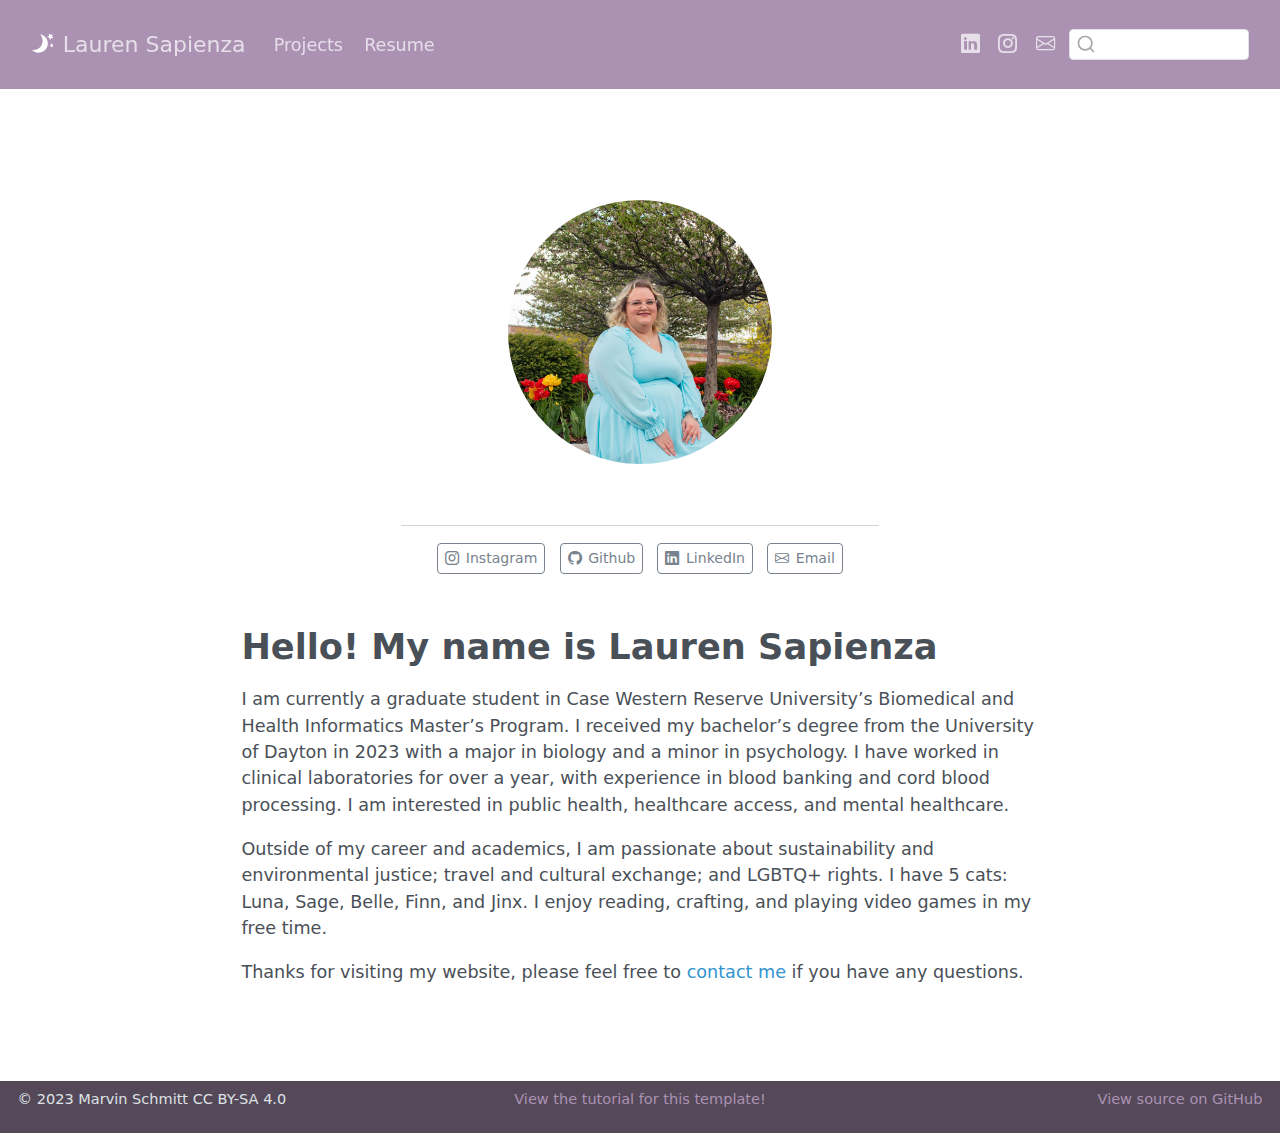
<file: lauren quarto website/docs/index.html>
<!DOCTYPE html>
<html xmlns="http://www.w3.org/1999/xhtml" lang="en" xml:lang="en"><head>

<meta charset="utf-8">
<meta name="generator" content="quarto-1.7.32">

<meta name="viewport" content="width=device-width, initial-scale=1.0, user-scalable=yes">


<title>Lauren Sapienza</title>
<style>
code{white-space: pre-wrap;}
span.smallcaps{font-variant: small-caps;}
div.columns{display: flex; gap: min(4vw, 1.5em);}
div.column{flex: auto; overflow-x: auto;}
div.hanging-indent{margin-left: 1.5em; text-indent: -1.5em;}
ul.task-list{list-style: none;}
ul.task-list li input[type="checkbox"] {
  width: 0.8em;
  margin: 0 0.8em 0.2em -1em; /* quarto-specific, see https://github.com/quarto-dev/quarto-cli/issues/4556 */ 
  vertical-align: middle;
}
</style>


<script src="site_libs/quarto-nav/quarto-nav.js"></script>
<script src="site_libs/clipboard/clipboard.min.js"></script>
<script src="site_libs/quarto-search/autocomplete.umd.js"></script>
<script src="site_libs/quarto-search/fuse.min.js"></script>
<script src="site_libs/quarto-search/quarto-search.js"></script>
<meta name="quarto:offset" content="./">
<link href="./img/moonblack.svg" rel="icon" type="image/svg+xml">
<script src="site_libs/quarto-html/quarto.js" type="module"></script>
<script src="site_libs/quarto-html/tabsets/tabsets.js" type="module"></script>
<script src="site_libs/quarto-html/popper.min.js"></script>
<script src="site_libs/quarto-html/tippy.umd.min.js"></script>
<link href="site_libs/quarto-html/tippy.css" rel="stylesheet">
<link href="site_libs/quarto-html/quarto-syntax-highlighting-37eea08aefeeee20ff55810ff984fec1.css" rel="stylesheet" id="quarto-text-highlighting-styles">
<script src="site_libs/bootstrap/bootstrap.min.js"></script>
<link href="site_libs/bootstrap/bootstrap-icons.css" rel="stylesheet">
<link href="site_libs/bootstrap/bootstrap-2ec8a1f9c536b3fbd865ccfc2de3f42f.min.css" rel="stylesheet" append-hash="true" id="quarto-bootstrap" data-mode="light">
<script id="quarto-search-options" type="application/json">{
  "location": "navbar",
  "copy-button": false,
  "collapse-after": 3,
  "panel-placement": "end",
  "type": "textbox",
  "limit": 50,
  "keyboard-shortcut": [
    "f",
    "/",
    "s"
  ],
  "language": {
    "search-no-results-text": "No results",
    "search-matching-documents-text": "matching documents",
    "search-copy-link-title": "Copy link to search",
    "search-hide-matches-text": "Hide additional matches",
    "search-more-match-text": "more match in this document",
    "search-more-matches-text": "more matches in this document",
    "search-clear-button-title": "Clear",
    "search-text-placeholder": "",
    "search-detached-cancel-button-title": "Cancel",
    "search-submit-button-title": "Submit",
    "search-label": "Search"
  }
}</script>


</head>

<body class="nav-fixed fullcontent quarto-light">

<div id="quarto-search-results"></div>
  <header id="quarto-header" class="headroom fixed-top">
    <nav class="navbar navbar-expand-lg " data-bs-theme="dark">
      <div class="navbar-container container-fluid">
      <div class="navbar-brand-container mx-auto">
    <a href="./index.html" class="navbar-brand navbar-brand-logo">
    <img src="./img/moon.svg" alt="" class="navbar-logo">
    </a>
    <a class="navbar-brand" href="./index.html">
    <span class="navbar-title">Lauren Sapienza</span>
    </a>
  </div>
            <div id="quarto-search" class="" title="Search"></div>
          <button class="navbar-toggler" type="button" data-bs-toggle="collapse" data-bs-target="#navbarCollapse" aria-controls="navbarCollapse" role="menu" aria-expanded="false" aria-label="Toggle navigation" onclick="if (window.quartoToggleHeadroom) { window.quartoToggleHeadroom(); }">
  <span class="navbar-toggler-icon"></span>
</button>
          <div class="collapse navbar-collapse" id="navbarCollapse">
            <ul class="navbar-nav navbar-nav-scroll me-auto">
  <li class="nav-item">
    <a class="nav-link" href="./projects/index.html"> 
<span class="menu-text">Projects</span></a>
  </li>  
  <li class="nav-item">
    <a class="nav-link" href="./cv/index.html"> 
<span class="menu-text">Resume</span></a>
  </li>  
</ul>
            <ul class="navbar-nav navbar-nav-scroll ms-auto">
  <li class="nav-item compact">
    <a class="nav-link" href="https://www.linkedin.com/in/lauren-sapienza-160917222/"> <i class="bi bi-linkedin" role="img">
</i> 
<span class="menu-text"></span></a>
  </li>  
  <li class="nav-item compact">
    <a class="nav-link" href="https://www.instagram.com/lauren.sapienza/"> <i class="bi bi-instagram" role="img">
</i> 
<span class="menu-text"></span></a>
  </li>  
  <li class="nav-item compact">
    <a class="nav-link" href="mailto:laurensapienza3901@gmail.com"> <i class="bi bi-envelope" role="img" aria-label="email">
</i> 
<span class="menu-text"></span></a>
  </li>  
</ul>
          </div> <!-- /navcollapse -->
            <div class="quarto-navbar-tools">
</div>
      </div> <!-- /container-fluid -->
    </nav>
</header>
<!-- content -->
<div id="quarto-content" class="quarto-container page-columns page-rows-contents page-layout-article page-navbar">
<!-- sidebar -->
<!-- margin-sidebar -->
    
<!-- main -->
<main class="content" id="quarto-document-content">




<div class="quarto-about-jolla">
  <img src="img/IMG_1012.jpg" class="about-image
  round " style="height: 15em; width: 15em;">
 <header id="title-block-header" class="quarto-title-block"></header><div id="about-block">
</div> 
  <hr class="about-sep">
   <div class="about-links">
  <a href="https://www.instagram.com/lauren.sapienza/" class="about-link" rel="" target="">
    <i class="bi bi-instagram"></i>
     <span class="about-link-text">Instagram</span>
  </a>
  <a href="https://github.com/laurensapienza" class="about-link" rel="" target="">
    <i class="bi bi-github"></i>
     <span class="about-link-text">Github</span>
  </a>
  <a href="https://www.linkedin.com/in/lauren-sapienza-160917222/" class="about-link" rel="" target="">
    <i class="bi bi-linkedin"></i>
     <span class="about-link-text">LinkedIn</span>
  </a>
  <a href="mailto:laurensapienza3901@gmail.com" class="about-link" rel="" target="">
    <i class="bi bi-envelope"></i>
     <span class="about-link-text">Email</span>
  </a>
</div>
</div>

<section id="hello-my-name-is-lauren-sapienza" class="level1">
<h1>Hello! My name is Lauren Sapienza</h1>
<p>I am currently a graduate student in Case Western Reserve University’s Biomedical and Health Informatics Master’s Program. I received my bachelor’s degree from the University of Dayton in 2023 with a major in biology and a minor in psychology. I have worked in clinical laboratories for over a year, with experience in blood banking and cord blood processing. I am interested in public health, healthcare access, and mental healthcare.</p>
<p>Outside of my career and academics, I am passionate about sustainability and environmental justice; travel and cultural exchange; and LGBTQ+ rights. I have 5 cats: Luna, Sage, Belle, Finn, and Jinx. I enjoy reading, crafting, and playing video games in my free time.</p>
<p>Thanks for visiting my website, please feel free to <a href="mailto:laurensapienza3901@gmail.com">contact me</a> if you have any questions.</p>



</section>

</main> <!-- /main -->
<script id="quarto-html-after-body" type="application/javascript">
  window.document.addEventListener("DOMContentLoaded", function (event) {
    const isCodeAnnotation = (el) => {
      for (const clz of el.classList) {
        if (clz.startsWith('code-annotation-')) {                     
          return true;
        }
      }
      return false;
    }
    const onCopySuccess = function(e) {
      // button target
      const button = e.trigger;
      // don't keep focus
      button.blur();
      // flash "checked"
      button.classList.add('code-copy-button-checked');
      var currentTitle = button.getAttribute("title");
      button.setAttribute("title", "Copied!");
      let tooltip;
      if (window.bootstrap) {
        button.setAttribute("data-bs-toggle", "tooltip");
        button.setAttribute("data-bs-placement", "left");
        button.setAttribute("data-bs-title", "Copied!");
        tooltip = new bootstrap.Tooltip(button, 
          { trigger: "manual", 
            customClass: "code-copy-button-tooltip",
            offset: [0, -8]});
        tooltip.show();    
      }
      setTimeout(function() {
        if (tooltip) {
          tooltip.hide();
          button.removeAttribute("data-bs-title");
          button.removeAttribute("data-bs-toggle");
          button.removeAttribute("data-bs-placement");
        }
        button.setAttribute("title", currentTitle);
        button.classList.remove('code-copy-button-checked');
      }, 1000);
      // clear code selection
      e.clearSelection();
    }
    const getTextToCopy = function(trigger) {
        const codeEl = trigger.previousElementSibling.cloneNode(true);
        for (const childEl of codeEl.children) {
          if (isCodeAnnotation(childEl)) {
            childEl.remove();
          }
        }
        return codeEl.innerText;
    }
    const clipboard = new window.ClipboardJS('.code-copy-button:not([data-in-quarto-modal])', {
      text: getTextToCopy
    });
    clipboard.on('success', onCopySuccess);
    if (window.document.getElementById('quarto-embedded-source-code-modal')) {
      const clipboardModal = new window.ClipboardJS('.code-copy-button[data-in-quarto-modal]', {
        text: getTextToCopy,
        container: window.document.getElementById('quarto-embedded-source-code-modal')
      });
      clipboardModal.on('success', onCopySuccess);
    }
      var localhostRegex = new RegExp(/^(?:http|https):\/\/localhost\:?[0-9]*\//);
      var mailtoRegex = new RegExp(/^mailto:/);
        var filterRegex = new RegExp('/' + window.location.host + '/');
      var isInternal = (href) => {
          return filterRegex.test(href) || localhostRegex.test(href) || mailtoRegex.test(href);
      }
      // Inspect non-navigation links and adorn them if external
     var links = window.document.querySelectorAll('a[href]:not(.nav-link):not(.navbar-brand):not(.toc-action):not(.sidebar-link):not(.sidebar-item-toggle):not(.pagination-link):not(.no-external):not([aria-hidden]):not(.dropdown-item):not(.quarto-navigation-tool):not(.about-link)');
      for (var i=0; i<links.length; i++) {
        const link = links[i];
        if (!isInternal(link.href)) {
          // undo the damage that might have been done by quarto-nav.js in the case of
          // links that we want to consider external
          if (link.dataset.originalHref !== undefined) {
            link.href = link.dataset.originalHref;
          }
        }
      }
    function tippyHover(el, contentFn, onTriggerFn, onUntriggerFn) {
      const config = {
        allowHTML: true,
        maxWidth: 500,
        delay: 100,
        arrow: false,
        appendTo: function(el) {
            return el.parentElement;
        },
        interactive: true,
        interactiveBorder: 10,
        theme: 'quarto',
        placement: 'bottom-start',
      };
      if (contentFn) {
        config.content = contentFn;
      }
      if (onTriggerFn) {
        config.onTrigger = onTriggerFn;
      }
      if (onUntriggerFn) {
        config.onUntrigger = onUntriggerFn;
      }
      window.tippy(el, config); 
    }
    const noterefs = window.document.querySelectorAll('a[role="doc-noteref"]');
    for (var i=0; i<noterefs.length; i++) {
      const ref = noterefs[i];
      tippyHover(ref, function() {
        // use id or data attribute instead here
        let href = ref.getAttribute('data-footnote-href') || ref.getAttribute('href');
        try { href = new URL(href).hash; } catch {}
        const id = href.replace(/^#\/?/, "");
        const note = window.document.getElementById(id);
        if (note) {
          return note.innerHTML;
        } else {
          return "";
        }
      });
    }
    const xrefs = window.document.querySelectorAll('a.quarto-xref');
    const processXRef = (id, note) => {
      // Strip column container classes
      const stripColumnClz = (el) => {
        el.classList.remove("page-full", "page-columns");
        if (el.children) {
          for (const child of el.children) {
            stripColumnClz(child);
          }
        }
      }
      stripColumnClz(note)
      if (id === null || id.startsWith('sec-')) {
        // Special case sections, only their first couple elements
        const container = document.createElement("div");
        if (note.children && note.children.length > 2) {
          container.appendChild(note.children[0].cloneNode(true));
          for (let i = 1; i < note.children.length; i++) {
            const child = note.children[i];
            if (child.tagName === "P" && child.innerText === "") {
              continue;
            } else {
              container.appendChild(child.cloneNode(true));
              break;
            }
          }
          if (window.Quarto?.typesetMath) {
            window.Quarto.typesetMath(container);
          }
          return container.innerHTML
        } else {
          if (window.Quarto?.typesetMath) {
            window.Quarto.typesetMath(note);
          }
          return note.innerHTML;
        }
      } else {
        // Remove any anchor links if they are present
        const anchorLink = note.querySelector('a.anchorjs-link');
        if (anchorLink) {
          anchorLink.remove();
        }
        if (window.Quarto?.typesetMath) {
          window.Quarto.typesetMath(note);
        }
        if (note.classList.contains("callout")) {
          return note.outerHTML;
        } else {
          return note.innerHTML;
        }
      }
    }
    for (var i=0; i<xrefs.length; i++) {
      const xref = xrefs[i];
      tippyHover(xref, undefined, function(instance) {
        instance.disable();
        let url = xref.getAttribute('href');
        let hash = undefined; 
        if (url.startsWith('#')) {
          hash = url;
        } else {
          try { hash = new URL(url).hash; } catch {}
        }
        if (hash) {
          const id = hash.replace(/^#\/?/, "");
          const note = window.document.getElementById(id);
          if (note !== null) {
            try {
              const html = processXRef(id, note.cloneNode(true));
              instance.setContent(html);
            } finally {
              instance.enable();
              instance.show();
            }
          } else {
            // See if we can fetch this
            fetch(url.split('#')[0])
            .then(res => res.text())
            .then(html => {
              const parser = new DOMParser();
              const htmlDoc = parser.parseFromString(html, "text/html");
              const note = htmlDoc.getElementById(id);
              if (note !== null) {
                const html = processXRef(id, note);
                instance.setContent(html);
              } 
            }).finally(() => {
              instance.enable();
              instance.show();
            });
          }
        } else {
          // See if we can fetch a full url (with no hash to target)
          // This is a special case and we should probably do some content thinning / targeting
          fetch(url)
          .then(res => res.text())
          .then(html => {
            const parser = new DOMParser();
            const htmlDoc = parser.parseFromString(html, "text/html");
            const note = htmlDoc.querySelector('main.content');
            if (note !== null) {
              // This should only happen for chapter cross references
              // (since there is no id in the URL)
              // remove the first header
              if (note.children.length > 0 && note.children[0].tagName === "HEADER") {
                note.children[0].remove();
              }
              const html = processXRef(null, note);
              instance.setContent(html);
            } 
          }).finally(() => {
            instance.enable();
            instance.show();
          });
        }
      }, function(instance) {
      });
    }
        let selectedAnnoteEl;
        const selectorForAnnotation = ( cell, annotation) => {
          let cellAttr = 'data-code-cell="' + cell + '"';
          let lineAttr = 'data-code-annotation="' +  annotation + '"';
          const selector = 'span[' + cellAttr + '][' + lineAttr + ']';
          return selector;
        }
        const selectCodeLines = (annoteEl) => {
          const doc = window.document;
          const targetCell = annoteEl.getAttribute("data-target-cell");
          const targetAnnotation = annoteEl.getAttribute("data-target-annotation");
          const annoteSpan = window.document.querySelector(selectorForAnnotation(targetCell, targetAnnotation));
          const lines = annoteSpan.getAttribute("data-code-lines").split(",");
          const lineIds = lines.map((line) => {
            return targetCell + "-" + line;
          })
          let top = null;
          let height = null;
          let parent = null;
          if (lineIds.length > 0) {
              //compute the position of the single el (top and bottom and make a div)
              const el = window.document.getElementById(lineIds[0]);
              top = el.offsetTop;
              height = el.offsetHeight;
              parent = el.parentElement.parentElement;
            if (lineIds.length > 1) {
              const lastEl = window.document.getElementById(lineIds[lineIds.length - 1]);
              const bottom = lastEl.offsetTop + lastEl.offsetHeight;
              height = bottom - top;
            }
            if (top !== null && height !== null && parent !== null) {
              // cook up a div (if necessary) and position it 
              let div = window.document.getElementById("code-annotation-line-highlight");
              if (div === null) {
                div = window.document.createElement("div");
                div.setAttribute("id", "code-annotation-line-highlight");
                div.style.position = 'absolute';
                parent.appendChild(div);
              }
              div.style.top = top - 2 + "px";
              div.style.height = height + 4 + "px";
              div.style.left = 0;
              let gutterDiv = window.document.getElementById("code-annotation-line-highlight-gutter");
              if (gutterDiv === null) {
                gutterDiv = window.document.createElement("div");
                gutterDiv.setAttribute("id", "code-annotation-line-highlight-gutter");
                gutterDiv.style.position = 'absolute';
                const codeCell = window.document.getElementById(targetCell);
                const gutter = codeCell.querySelector('.code-annotation-gutter');
                gutter.appendChild(gutterDiv);
              }
              gutterDiv.style.top = top - 2 + "px";
              gutterDiv.style.height = height + 4 + "px";
            }
            selectedAnnoteEl = annoteEl;
          }
        };
        const unselectCodeLines = () => {
          const elementsIds = ["code-annotation-line-highlight", "code-annotation-line-highlight-gutter"];
          elementsIds.forEach((elId) => {
            const div = window.document.getElementById(elId);
            if (div) {
              div.remove();
            }
          });
          selectedAnnoteEl = undefined;
        };
          // Handle positioning of the toggle
      window.addEventListener(
        "resize",
        throttle(() => {
          elRect = undefined;
          if (selectedAnnoteEl) {
            selectCodeLines(selectedAnnoteEl);
          }
        }, 10)
      );
      function throttle(fn, ms) {
      let throttle = false;
      let timer;
        return (...args) => {
          if(!throttle) { // first call gets through
              fn.apply(this, args);
              throttle = true;
          } else { // all the others get throttled
              if(timer) clearTimeout(timer); // cancel #2
              timer = setTimeout(() => {
                fn.apply(this, args);
                timer = throttle = false;
              }, ms);
          }
        };
      }
        // Attach click handler to the DT
        const annoteDls = window.document.querySelectorAll('dt[data-target-cell]');
        for (const annoteDlNode of annoteDls) {
          annoteDlNode.addEventListener('click', (event) => {
            const clickedEl = event.target;
            if (clickedEl !== selectedAnnoteEl) {
              unselectCodeLines();
              const activeEl = window.document.querySelector('dt[data-target-cell].code-annotation-active');
              if (activeEl) {
                activeEl.classList.remove('code-annotation-active');
              }
              selectCodeLines(clickedEl);
              clickedEl.classList.add('code-annotation-active');
            } else {
              // Unselect the line
              unselectCodeLines();
              clickedEl.classList.remove('code-annotation-active');
            }
          });
        }
    const findCites = (el) => {
      const parentEl = el.parentElement;
      if (parentEl) {
        const cites = parentEl.dataset.cites;
        if (cites) {
          return {
            el,
            cites: cites.split(' ')
          };
        } else {
          return findCites(el.parentElement)
        }
      } else {
        return undefined;
      }
    };
    var bibliorefs = window.document.querySelectorAll('a[role="doc-biblioref"]');
    for (var i=0; i<bibliorefs.length; i++) {
      const ref = bibliorefs[i];
      const citeInfo = findCites(ref);
      if (citeInfo) {
        tippyHover(citeInfo.el, function() {
          var popup = window.document.createElement('div');
          citeInfo.cites.forEach(function(cite) {
            var citeDiv = window.document.createElement('div');
            citeDiv.classList.add('hanging-indent');
            citeDiv.classList.add('csl-entry');
            var biblioDiv = window.document.getElementById('ref-' + cite);
            if (biblioDiv) {
              citeDiv.innerHTML = biblioDiv.innerHTML;
            }
            popup.appendChild(citeDiv);
          });
          return popup.innerHTML;
        });
      }
    }
  });
  </script>
</div> <!-- /content -->
<footer class="footer">
  <div class="nav-footer">
    <div class="nav-footer-left">
<p><span class="faux-block">© 2023 Marvin Schmitt CC BY-SA 4.0</span></p>
</div>   
    <div class="nav-footer-center">
<p><span class="faux-block"><a href="https://www.marvinschmitt.com/blog/website-tutorial-quarto/">View the tutorial for this template!</a></span></p>
</div>
    <div class="nav-footer-right">
<p><span class="faux-block"><a href="https://github.com/marvinschmitt/quarto-website-template/">View source on GitHub</a></span></p>
</div>
  </div>
</footer>




</body></html>
</file>
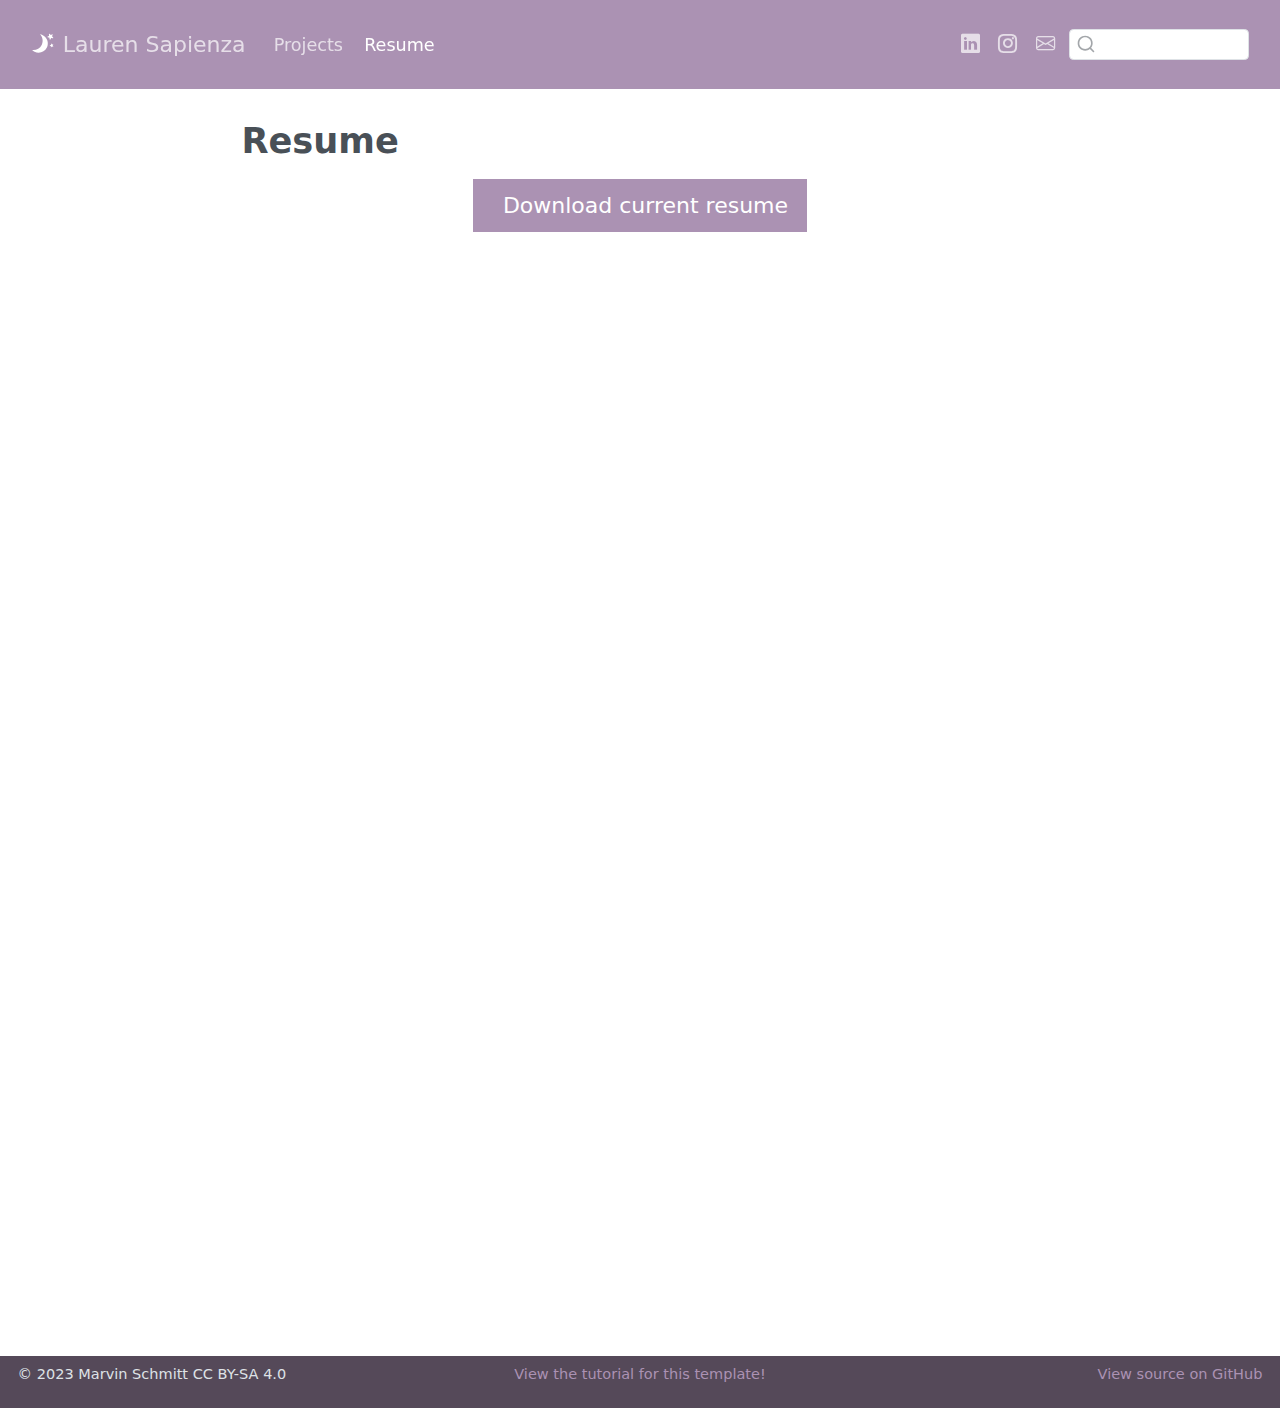
<file: lauren quarto website/docs/cv/index.html>
<!DOCTYPE html>
<html xmlns="http://www.w3.org/1999/xhtml" lang="en" xml:lang="en"><head>

<meta charset="utf-8">
<meta name="generator" content="quarto-1.7.32">

<meta name="viewport" content="width=device-width, initial-scale=1.0, user-scalable=yes">


<title>Resume – Lauren Sapienza</title>
<style>
code{white-space: pre-wrap;}
span.smallcaps{font-variant: small-caps;}
div.columns{display: flex; gap: min(4vw, 1.5em);}
div.column{flex: auto; overflow-x: auto;}
div.hanging-indent{margin-left: 1.5em; text-indent: -1.5em;}
ul.task-list{list-style: none;}
ul.task-list li input[type="checkbox"] {
  width: 0.8em;
  margin: 0 0.8em 0.2em -1em; /* quarto-specific, see https://github.com/quarto-dev/quarto-cli/issues/4556 */ 
  vertical-align: middle;
}
</style>


<script src="../site_libs/quarto-nav/quarto-nav.js"></script>
<script src="../site_libs/clipboard/clipboard.min.js"></script>
<script src="../site_libs/quarto-search/autocomplete.umd.js"></script>
<script src="../site_libs/quarto-search/fuse.min.js"></script>
<script src="../site_libs/quarto-search/quarto-search.js"></script>
<meta name="quarto:offset" content="../">
<link href="../img/moonblack.svg" rel="icon" type="image/svg+xml">
<script src="../site_libs/quarto-html/quarto.js" type="module"></script>
<script src="../site_libs/quarto-html/tabsets/tabsets.js" type="module"></script>
<script src="../site_libs/quarto-html/popper.min.js"></script>
<script src="../site_libs/quarto-html/tippy.umd.min.js"></script>
<script src="../site_libs/quarto-html/anchor.min.js"></script>
<link href="../site_libs/quarto-html/tippy.css" rel="stylesheet">
<link href="../site_libs/quarto-html/quarto-syntax-highlighting-37eea08aefeeee20ff55810ff984fec1.css" rel="stylesheet" id="quarto-text-highlighting-styles">
<script src="../site_libs/bootstrap/bootstrap.min.js"></script>
<link href="../site_libs/bootstrap/bootstrap-icons.css" rel="stylesheet">
<link href="../site_libs/bootstrap/bootstrap-2ec8a1f9c536b3fbd865ccfc2de3f42f.min.css" rel="stylesheet" append-hash="true" id="quarto-bootstrap" data-mode="light">
<script id="quarto-search-options" type="application/json">{
  "location": "navbar",
  "copy-button": false,
  "collapse-after": 3,
  "panel-placement": "end",
  "type": "textbox",
  "limit": 50,
  "keyboard-shortcut": [
    "f",
    "/",
    "s"
  ],
  "language": {
    "search-no-results-text": "No results",
    "search-matching-documents-text": "matching documents",
    "search-copy-link-title": "Copy link to search",
    "search-hide-matches-text": "Hide additional matches",
    "search-more-match-text": "more match in this document",
    "search-more-matches-text": "more matches in this document",
    "search-clear-button-title": "Clear",
    "search-text-placeholder": "",
    "search-detached-cancel-button-title": "Cancel",
    "search-submit-button-title": "Submit",
    "search-label": "Search"
  }
}</script>


</head>

<body class="nav-fixed fullcontent quarto-light">

<div id="quarto-search-results"></div>
  <header id="quarto-header" class="headroom fixed-top">
    <nav class="navbar navbar-expand-lg " data-bs-theme="dark">
      <div class="navbar-container container-fluid">
      <div class="navbar-brand-container mx-auto">
    <a href="../index.html" class="navbar-brand navbar-brand-logo">
    <img src="../img/moon.svg" alt="" class="navbar-logo">
    </a>
    <a class="navbar-brand" href="../index.html">
    <span class="navbar-title">Lauren Sapienza</span>
    </a>
  </div>
            <div id="quarto-search" class="" title="Search"></div>
          <button class="navbar-toggler" type="button" data-bs-toggle="collapse" data-bs-target="#navbarCollapse" aria-controls="navbarCollapse" role="menu" aria-expanded="false" aria-label="Toggle navigation" onclick="if (window.quartoToggleHeadroom) { window.quartoToggleHeadroom(); }">
  <span class="navbar-toggler-icon"></span>
</button>
          <div class="collapse navbar-collapse" id="navbarCollapse">
            <ul class="navbar-nav navbar-nav-scroll me-auto">
  <li class="nav-item">
    <a class="nav-link" href="../projects/index.html"> 
<span class="menu-text">Projects</span></a>
  </li>  
  <li class="nav-item">
    <a class="nav-link active" href="../cv/index.html" aria-current="page"> 
<span class="menu-text">Resume</span></a>
  </li>  
</ul>
            <ul class="navbar-nav navbar-nav-scroll ms-auto">
  <li class="nav-item compact">
    <a class="nav-link" href="https://www.linkedin.com/in/lauren-sapienza-160917222/"> <i class="bi bi-linkedin" role="img">
</i> 
<span class="menu-text"></span></a>
  </li>  
  <li class="nav-item compact">
    <a class="nav-link" href="https://www.instagram.com/lauren.sapienza/"> <i class="bi bi-instagram" role="img">
</i> 
<span class="menu-text"></span></a>
  </li>  
  <li class="nav-item compact">
    <a class="nav-link" href="mailto:laurensapienza3901@gmail.com"> <i class="bi bi-envelope" role="img" aria-label="email">
</i> 
<span class="menu-text"></span></a>
  </li>  
</ul>
          </div> <!-- /navcollapse -->
            <div class="quarto-navbar-tools">
</div>
      </div> <!-- /container-fluid -->
    </nav>
</header>
<!-- content -->
<div id="quarto-content" class="quarto-container page-columns page-rows-contents page-layout-article page-navbar">
<!-- sidebar -->
<!-- margin-sidebar -->
    
<!-- main -->
<main class="content" id="quarto-document-content">

<header id="title-block-header" class="quarto-title-block default">
<div class="quarto-title">
<h1 class="title">Resume</h1>
</div>



<div class="quarto-title-meta">

    
  
    
  </div>
  


</header>


<div class="cell">
<style type="text/css">
.embed-container {
    position: relative;
    padding-bottom: 129%;
    height: 0;
    overflow: hidden;
    max-width: 100%;
}
.embed-container iframe,
.embed-container object,
.embed-container embed {
    position: absolute;
    top: 0;
    left: 0;
    width: 100%;
    height: 100%;
}
</style>
</div>
<p class="text-center">
  <a class="btn btn-primary btn-lg cv-download" href="cv.pdf" target="_blank">
    <i class="fa-solid fa-file-arrow-down"></i> Download current resume
  </a>
</p>
<div class="embed-container">
  <iframe src="cv.pdf#toolbar=0" style="border: 0.5px;width: 100%;"></iframe>
</div>



</main> <!-- /main -->
<script id="quarto-html-after-body" type="application/javascript">
  window.document.addEventListener("DOMContentLoaded", function (event) {
    const icon = "";
    const anchorJS = new window.AnchorJS();
    anchorJS.options = {
      placement: 'right',
      icon: icon
    };
    anchorJS.add('.anchored');
    const isCodeAnnotation = (el) => {
      for (const clz of el.classList) {
        if (clz.startsWith('code-annotation-')) {                     
          return true;
        }
      }
      return false;
    }
    const onCopySuccess = function(e) {
      // button target
      const button = e.trigger;
      // don't keep focus
      button.blur();
      // flash "checked"
      button.classList.add('code-copy-button-checked');
      var currentTitle = button.getAttribute("title");
      button.setAttribute("title", "Copied!");
      let tooltip;
      if (window.bootstrap) {
        button.setAttribute("data-bs-toggle", "tooltip");
        button.setAttribute("data-bs-placement", "left");
        button.setAttribute("data-bs-title", "Copied!");
        tooltip = new bootstrap.Tooltip(button, 
          { trigger: "manual", 
            customClass: "code-copy-button-tooltip",
            offset: [0, -8]});
        tooltip.show();    
      }
      setTimeout(function() {
        if (tooltip) {
          tooltip.hide();
          button.removeAttribute("data-bs-title");
          button.removeAttribute("data-bs-toggle");
          button.removeAttribute("data-bs-placement");
        }
        button.setAttribute("title", currentTitle);
        button.classList.remove('code-copy-button-checked');
      }, 1000);
      // clear code selection
      e.clearSelection();
    }
    const getTextToCopy = function(trigger) {
        const codeEl = trigger.previousElementSibling.cloneNode(true);
        for (const childEl of codeEl.children) {
          if (isCodeAnnotation(childEl)) {
            childEl.remove();
          }
        }
        return codeEl.innerText;
    }
    const clipboard = new window.ClipboardJS('.code-copy-button:not([data-in-quarto-modal])', {
      text: getTextToCopy
    });
    clipboard.on('success', onCopySuccess);
    if (window.document.getElementById('quarto-embedded-source-code-modal')) {
      const clipboardModal = new window.ClipboardJS('.code-copy-button[data-in-quarto-modal]', {
        text: getTextToCopy,
        container: window.document.getElementById('quarto-embedded-source-code-modal')
      });
      clipboardModal.on('success', onCopySuccess);
    }
      var localhostRegex = new RegExp(/^(?:http|https):\/\/localhost\:?[0-9]*\//);
      var mailtoRegex = new RegExp(/^mailto:/);
        var filterRegex = new RegExp('/' + window.location.host + '/');
      var isInternal = (href) => {
          return filterRegex.test(href) || localhostRegex.test(href) || mailtoRegex.test(href);
      }
      // Inspect non-navigation links and adorn them if external
     var links = window.document.querySelectorAll('a[href]:not(.nav-link):not(.navbar-brand):not(.toc-action):not(.sidebar-link):not(.sidebar-item-toggle):not(.pagination-link):not(.no-external):not([aria-hidden]):not(.dropdown-item):not(.quarto-navigation-tool):not(.about-link)');
      for (var i=0; i<links.length; i++) {
        const link = links[i];
        if (!isInternal(link.href)) {
          // undo the damage that might have been done by quarto-nav.js in the case of
          // links that we want to consider external
          if (link.dataset.originalHref !== undefined) {
            link.href = link.dataset.originalHref;
          }
        }
      }
    function tippyHover(el, contentFn, onTriggerFn, onUntriggerFn) {
      const config = {
        allowHTML: true,
        maxWidth: 500,
        delay: 100,
        arrow: false,
        appendTo: function(el) {
            return el.parentElement;
        },
        interactive: true,
        interactiveBorder: 10,
        theme: 'quarto',
        placement: 'bottom-start',
      };
      if (contentFn) {
        config.content = contentFn;
      }
      if (onTriggerFn) {
        config.onTrigger = onTriggerFn;
      }
      if (onUntriggerFn) {
        config.onUntrigger = onUntriggerFn;
      }
      window.tippy(el, config); 
    }
    const noterefs = window.document.querySelectorAll('a[role="doc-noteref"]');
    for (var i=0; i<noterefs.length; i++) {
      const ref = noterefs[i];
      tippyHover(ref, function() {
        // use id or data attribute instead here
        let href = ref.getAttribute('data-footnote-href') || ref.getAttribute('href');
        try { href = new URL(href).hash; } catch {}
        const id = href.replace(/^#\/?/, "");
        const note = window.document.getElementById(id);
        if (note) {
          return note.innerHTML;
        } else {
          return "";
        }
      });
    }
    const xrefs = window.document.querySelectorAll('a.quarto-xref');
    const processXRef = (id, note) => {
      // Strip column container classes
      const stripColumnClz = (el) => {
        el.classList.remove("page-full", "page-columns");
        if (el.children) {
          for (const child of el.children) {
            stripColumnClz(child);
          }
        }
      }
      stripColumnClz(note)
      if (id === null || id.startsWith('sec-')) {
        // Special case sections, only their first couple elements
        const container = document.createElement("div");
        if (note.children && note.children.length > 2) {
          container.appendChild(note.children[0].cloneNode(true));
          for (let i = 1; i < note.children.length; i++) {
            const child = note.children[i];
            if (child.tagName === "P" && child.innerText === "") {
              continue;
            } else {
              container.appendChild(child.cloneNode(true));
              break;
            }
          }
          if (window.Quarto?.typesetMath) {
            window.Quarto.typesetMath(container);
          }
          return container.innerHTML
        } else {
          if (window.Quarto?.typesetMath) {
            window.Quarto.typesetMath(note);
          }
          return note.innerHTML;
        }
      } else {
        // Remove any anchor links if they are present
        const anchorLink = note.querySelector('a.anchorjs-link');
        if (anchorLink) {
          anchorLink.remove();
        }
        if (window.Quarto?.typesetMath) {
          window.Quarto.typesetMath(note);
        }
        if (note.classList.contains("callout")) {
          return note.outerHTML;
        } else {
          return note.innerHTML;
        }
      }
    }
    for (var i=0; i<xrefs.length; i++) {
      const xref = xrefs[i];
      tippyHover(xref, undefined, function(instance) {
        instance.disable();
        let url = xref.getAttribute('href');
        let hash = undefined; 
        if (url.startsWith('#')) {
          hash = url;
        } else {
          try { hash = new URL(url).hash; } catch {}
        }
        if (hash) {
          const id = hash.replace(/^#\/?/, "");
          const note = window.document.getElementById(id);
          if (note !== null) {
            try {
              const html = processXRef(id, note.cloneNode(true));
              instance.setContent(html);
            } finally {
              instance.enable();
              instance.show();
            }
          } else {
            // See if we can fetch this
            fetch(url.split('#')[0])
            .then(res => res.text())
            .then(html => {
              const parser = new DOMParser();
              const htmlDoc = parser.parseFromString(html, "text/html");
              const note = htmlDoc.getElementById(id);
              if (note !== null) {
                const html = processXRef(id, note);
                instance.setContent(html);
              } 
            }).finally(() => {
              instance.enable();
              instance.show();
            });
          }
        } else {
          // See if we can fetch a full url (with no hash to target)
          // This is a special case and we should probably do some content thinning / targeting
          fetch(url)
          .then(res => res.text())
          .then(html => {
            const parser = new DOMParser();
            const htmlDoc = parser.parseFromString(html, "text/html");
            const note = htmlDoc.querySelector('main.content');
            if (note !== null) {
              // This should only happen for chapter cross references
              // (since there is no id in the URL)
              // remove the first header
              if (note.children.length > 0 && note.children[0].tagName === "HEADER") {
                note.children[0].remove();
              }
              const html = processXRef(null, note);
              instance.setContent(html);
            } 
          }).finally(() => {
            instance.enable();
            instance.show();
          });
        }
      }, function(instance) {
      });
    }
        let selectedAnnoteEl;
        const selectorForAnnotation = ( cell, annotation) => {
          let cellAttr = 'data-code-cell="' + cell + '"';
          let lineAttr = 'data-code-annotation="' +  annotation + '"';
          const selector = 'span[' + cellAttr + '][' + lineAttr + ']';
          return selector;
        }
        const selectCodeLines = (annoteEl) => {
          const doc = window.document;
          const targetCell = annoteEl.getAttribute("data-target-cell");
          const targetAnnotation = annoteEl.getAttribute("data-target-annotation");
          const annoteSpan = window.document.querySelector(selectorForAnnotation(targetCell, targetAnnotation));
          const lines = annoteSpan.getAttribute("data-code-lines").split(",");
          const lineIds = lines.map((line) => {
            return targetCell + "-" + line;
          })
          let top = null;
          let height = null;
          let parent = null;
          if (lineIds.length > 0) {
              //compute the position of the single el (top and bottom and make a div)
              const el = window.document.getElementById(lineIds[0]);
              top = el.offsetTop;
              height = el.offsetHeight;
              parent = el.parentElement.parentElement;
            if (lineIds.length > 1) {
              const lastEl = window.document.getElementById(lineIds[lineIds.length - 1]);
              const bottom = lastEl.offsetTop + lastEl.offsetHeight;
              height = bottom - top;
            }
            if (top !== null && height !== null && parent !== null) {
              // cook up a div (if necessary) and position it 
              let div = window.document.getElementById("code-annotation-line-highlight");
              if (div === null) {
                div = window.document.createElement("div");
                div.setAttribute("id", "code-annotation-line-highlight");
                div.style.position = 'absolute';
                parent.appendChild(div);
              }
              div.style.top = top - 2 + "px";
              div.style.height = height + 4 + "px";
              div.style.left = 0;
              let gutterDiv = window.document.getElementById("code-annotation-line-highlight-gutter");
              if (gutterDiv === null) {
                gutterDiv = window.document.createElement("div");
                gutterDiv.setAttribute("id", "code-annotation-line-highlight-gutter");
                gutterDiv.style.position = 'absolute';
                const codeCell = window.document.getElementById(targetCell);
                const gutter = codeCell.querySelector('.code-annotation-gutter');
                gutter.appendChild(gutterDiv);
              }
              gutterDiv.style.top = top - 2 + "px";
              gutterDiv.style.height = height + 4 + "px";
            }
            selectedAnnoteEl = annoteEl;
          }
        };
        const unselectCodeLines = () => {
          const elementsIds = ["code-annotation-line-highlight", "code-annotation-line-highlight-gutter"];
          elementsIds.forEach((elId) => {
            const div = window.document.getElementById(elId);
            if (div) {
              div.remove();
            }
          });
          selectedAnnoteEl = undefined;
        };
          // Handle positioning of the toggle
      window.addEventListener(
        "resize",
        throttle(() => {
          elRect = undefined;
          if (selectedAnnoteEl) {
            selectCodeLines(selectedAnnoteEl);
          }
        }, 10)
      );
      function throttle(fn, ms) {
      let throttle = false;
      let timer;
        return (...args) => {
          if(!throttle) { // first call gets through
              fn.apply(this, args);
              throttle = true;
          } else { // all the others get throttled
              if(timer) clearTimeout(timer); // cancel #2
              timer = setTimeout(() => {
                fn.apply(this, args);
                timer = throttle = false;
              }, ms);
          }
        };
      }
        // Attach click handler to the DT
        const annoteDls = window.document.querySelectorAll('dt[data-target-cell]');
        for (const annoteDlNode of annoteDls) {
          annoteDlNode.addEventListener('click', (event) => {
            const clickedEl = event.target;
            if (clickedEl !== selectedAnnoteEl) {
              unselectCodeLines();
              const activeEl = window.document.querySelector('dt[data-target-cell].code-annotation-active');
              if (activeEl) {
                activeEl.classList.remove('code-annotation-active');
              }
              selectCodeLines(clickedEl);
              clickedEl.classList.add('code-annotation-active');
            } else {
              // Unselect the line
              unselectCodeLines();
              clickedEl.classList.remove('code-annotation-active');
            }
          });
        }
    const findCites = (el) => {
      const parentEl = el.parentElement;
      if (parentEl) {
        const cites = parentEl.dataset.cites;
        if (cites) {
          return {
            el,
            cites: cites.split(' ')
          };
        } else {
          return findCites(el.parentElement)
        }
      } else {
        return undefined;
      }
    };
    var bibliorefs = window.document.querySelectorAll('a[role="doc-biblioref"]');
    for (var i=0; i<bibliorefs.length; i++) {
      const ref = bibliorefs[i];
      const citeInfo = findCites(ref);
      if (citeInfo) {
        tippyHover(citeInfo.el, function() {
          var popup = window.document.createElement('div');
          citeInfo.cites.forEach(function(cite) {
            var citeDiv = window.document.createElement('div');
            citeDiv.classList.add('hanging-indent');
            citeDiv.classList.add('csl-entry');
            var biblioDiv = window.document.getElementById('ref-' + cite);
            if (biblioDiv) {
              citeDiv.innerHTML = biblioDiv.innerHTML;
            }
            popup.appendChild(citeDiv);
          });
          return popup.innerHTML;
        });
      }
    }
  });
  </script>
</div> <!-- /content -->
<footer class="footer">
  <div class="nav-footer">
    <div class="nav-footer-left">
<p><span class="faux-block">© 2023 Marvin Schmitt CC BY-SA 4.0</span></p>
</div>   
    <div class="nav-footer-center">
<p><span class="faux-block"><a href="https://www.marvinschmitt.com/blog/website-tutorial-quarto/">View the tutorial for this template!</a></span></p>
</div>
    <div class="nav-footer-right">
<p><span class="faux-block"><a href="https://github.com/marvinschmitt/quarto-website-template/">View source on GitHub</a></span></p>
</div>
  </div>
</footer>




</body></html>
</file>
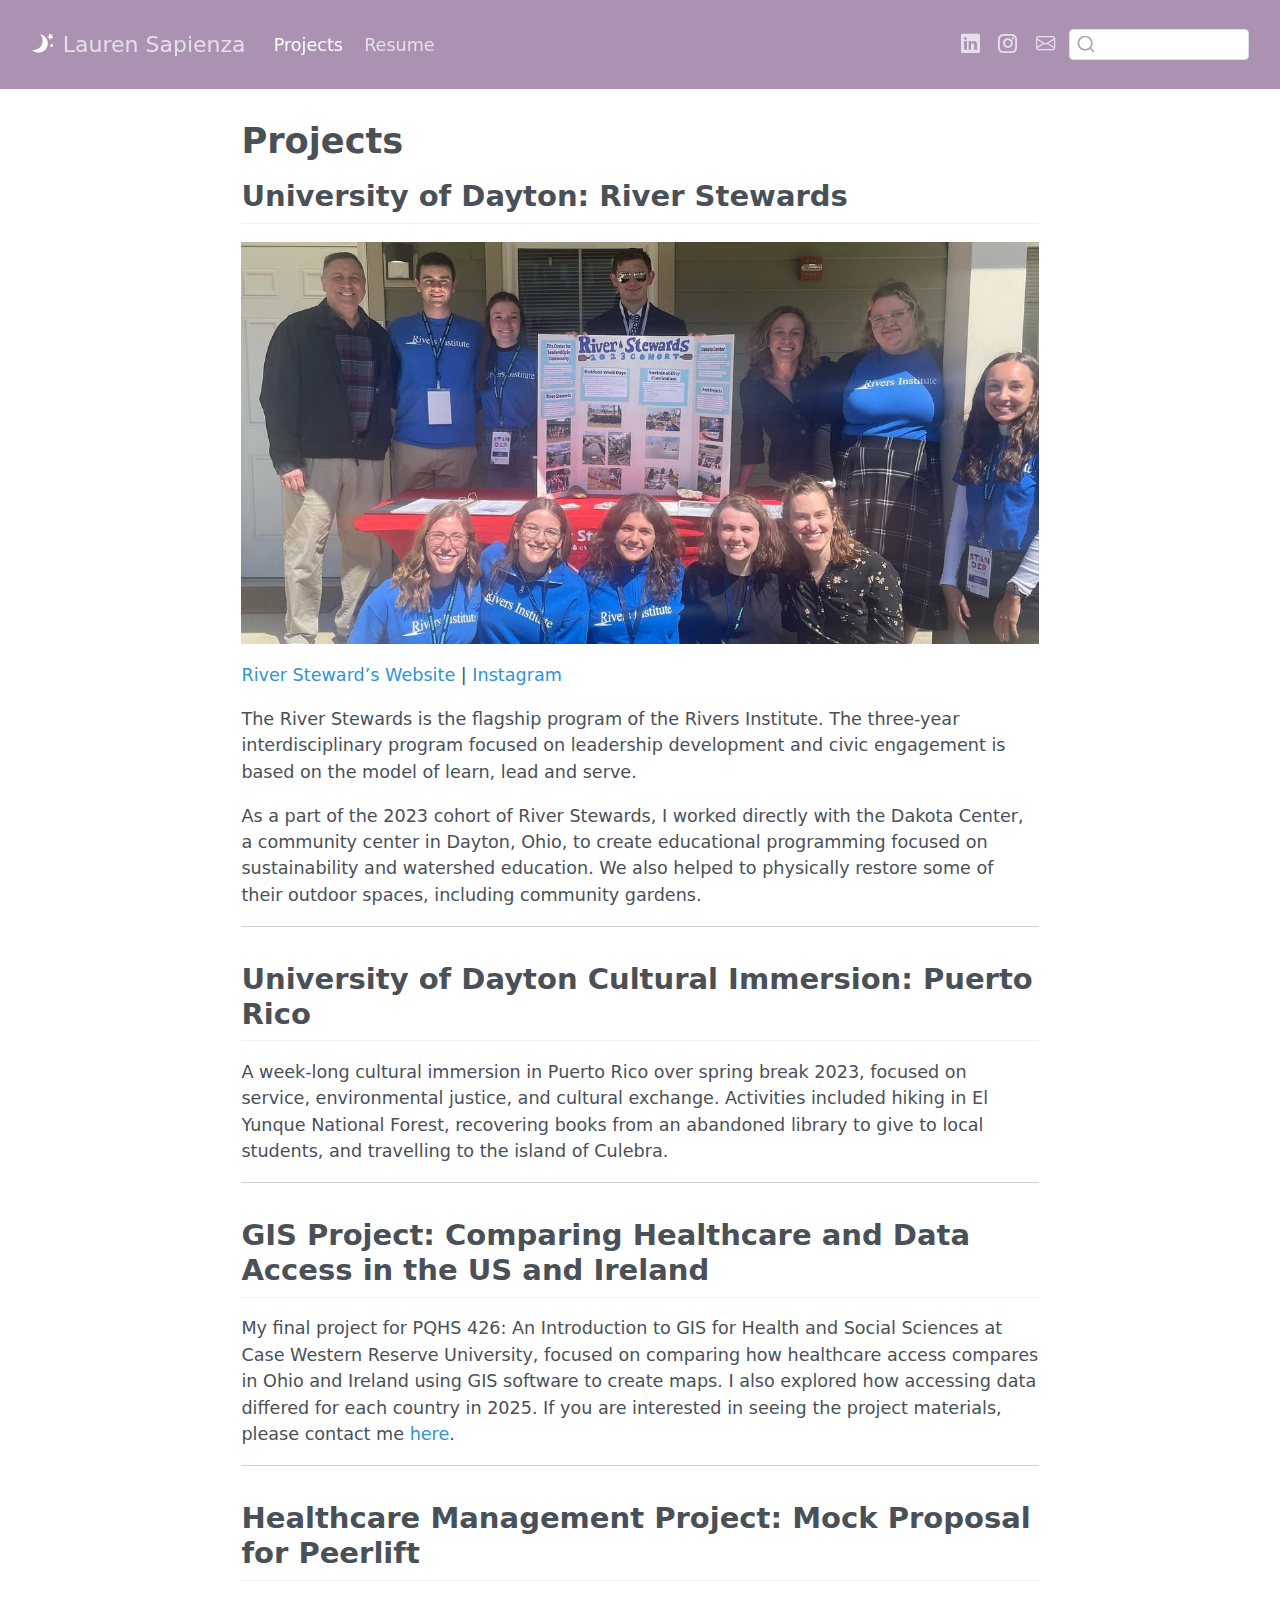
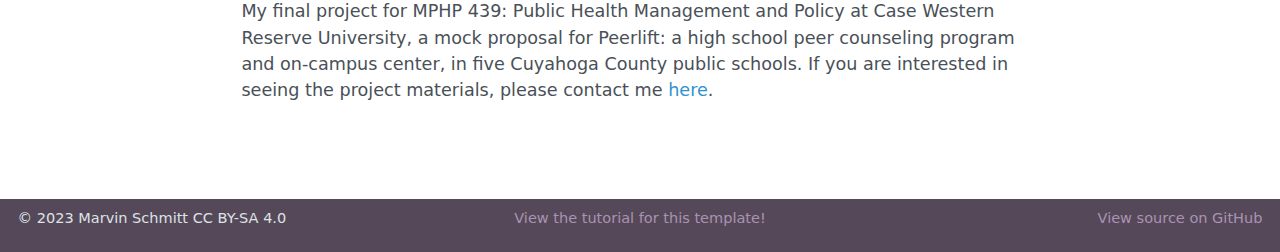
<file: lauren quarto website/docs/projects/index.html>
<!DOCTYPE html>
<html xmlns="http://www.w3.org/1999/xhtml" lang="en" xml:lang="en"><head>

<meta charset="utf-8">
<meta name="generator" content="quarto-1.7.32">

<meta name="viewport" content="width=device-width, initial-scale=1.0, user-scalable=yes">


<title>Projects – Lauren Sapienza</title>
<style>
code{white-space: pre-wrap;}
span.smallcaps{font-variant: small-caps;}
div.columns{display: flex; gap: min(4vw, 1.5em);}
div.column{flex: auto; overflow-x: auto;}
div.hanging-indent{margin-left: 1.5em; text-indent: -1.5em;}
ul.task-list{list-style: none;}
ul.task-list li input[type="checkbox"] {
  width: 0.8em;
  margin: 0 0.8em 0.2em -1em; /* quarto-specific, see https://github.com/quarto-dev/quarto-cli/issues/4556 */ 
  vertical-align: middle;
}
</style>


<script src="../site_libs/quarto-nav/quarto-nav.js"></script>
<script src="../site_libs/clipboard/clipboard.min.js"></script>
<script src="../site_libs/quarto-search/autocomplete.umd.js"></script>
<script src="../site_libs/quarto-search/fuse.min.js"></script>
<script src="../site_libs/quarto-search/quarto-search.js"></script>
<meta name="quarto:offset" content="../">
<link href="../img/moonblack.svg" rel="icon" type="image/svg+xml">
<script src="../site_libs/quarto-html/quarto.js" type="module"></script>
<script src="../site_libs/quarto-html/tabsets/tabsets.js" type="module"></script>
<script src="../site_libs/quarto-html/popper.min.js"></script>
<script src="../site_libs/quarto-html/tippy.umd.min.js"></script>
<script src="../site_libs/quarto-html/anchor.min.js"></script>
<link href="../site_libs/quarto-html/tippy.css" rel="stylesheet">
<link href="../site_libs/quarto-html/quarto-syntax-highlighting-37eea08aefeeee20ff55810ff984fec1.css" rel="stylesheet" id="quarto-text-highlighting-styles">
<script src="../site_libs/bootstrap/bootstrap.min.js"></script>
<link href="../site_libs/bootstrap/bootstrap-icons.css" rel="stylesheet">
<link href="../site_libs/bootstrap/bootstrap-2ec8a1f9c536b3fbd865ccfc2de3f42f.min.css" rel="stylesheet" append-hash="true" id="quarto-bootstrap" data-mode="light">
<script id="quarto-search-options" type="application/json">{
  "location": "navbar",
  "copy-button": false,
  "collapse-after": 3,
  "panel-placement": "end",
  "type": "textbox",
  "limit": 50,
  "keyboard-shortcut": [
    "f",
    "/",
    "s"
  ],
  "language": {
    "search-no-results-text": "No results",
    "search-matching-documents-text": "matching documents",
    "search-copy-link-title": "Copy link to search",
    "search-hide-matches-text": "Hide additional matches",
    "search-more-match-text": "more match in this document",
    "search-more-matches-text": "more matches in this document",
    "search-clear-button-title": "Clear",
    "search-text-placeholder": "",
    "search-detached-cancel-button-title": "Cancel",
    "search-submit-button-title": "Submit",
    "search-label": "Search"
  }
}</script>


</head>

<body class="nav-fixed fullcontent quarto-light">

<div id="quarto-search-results"></div>
  <header id="quarto-header" class="headroom fixed-top">
    <nav class="navbar navbar-expand-lg " data-bs-theme="dark">
      <div class="navbar-container container-fluid">
      <div class="navbar-brand-container mx-auto">
    <a href="../index.html" class="navbar-brand navbar-brand-logo">
    <img src="../img/moon.svg" alt="" class="navbar-logo">
    </a>
    <a class="navbar-brand" href="../index.html">
    <span class="navbar-title">Lauren Sapienza</span>
    </a>
  </div>
            <div id="quarto-search" class="" title="Search"></div>
          <button class="navbar-toggler" type="button" data-bs-toggle="collapse" data-bs-target="#navbarCollapse" aria-controls="navbarCollapse" role="menu" aria-expanded="false" aria-label="Toggle navigation" onclick="if (window.quartoToggleHeadroom) { window.quartoToggleHeadroom(); }">
  <span class="navbar-toggler-icon"></span>
</button>
          <div class="collapse navbar-collapse" id="navbarCollapse">
            <ul class="navbar-nav navbar-nav-scroll me-auto">
  <li class="nav-item">
    <a class="nav-link active" href="../projects/index.html" aria-current="page"> 
<span class="menu-text">Projects</span></a>
  </li>  
  <li class="nav-item">
    <a class="nav-link" href="../cv/index.html"> 
<span class="menu-text">Resume</span></a>
  </li>  
</ul>
            <ul class="navbar-nav navbar-nav-scroll ms-auto">
  <li class="nav-item compact">
    <a class="nav-link" href="https://www.linkedin.com/in/lauren-sapienza-160917222/"> <i class="bi bi-linkedin" role="img">
</i> 
<span class="menu-text"></span></a>
  </li>  
  <li class="nav-item compact">
    <a class="nav-link" href="https://www.instagram.com/lauren.sapienza/"> <i class="bi bi-instagram" role="img">
</i> 
<span class="menu-text"></span></a>
  </li>  
  <li class="nav-item compact">
    <a class="nav-link" href="mailto:laurensapienza3901@gmail.com"> <i class="bi bi-envelope" role="img" aria-label="email">
</i> 
<span class="menu-text"></span></a>
  </li>  
</ul>
          </div> <!-- /navcollapse -->
            <div class="quarto-navbar-tools">
</div>
      </div> <!-- /container-fluid -->
    </nav>
</header>
<!-- content -->
<div id="quarto-content" class="quarto-container page-columns page-rows-contents page-layout-article page-navbar">
<!-- sidebar -->
<!-- margin-sidebar -->
    
<!-- main -->
<main class="content" id="quarto-document-content">

<header id="title-block-header" class="quarto-title-block default">
<div class="quarto-title">
<h1 class="title">Projects</h1>
</div>



<div class="quarto-title-meta">

    
  
    
  </div>
  


</header>


<section id="university-of-dayton-river-stewards" class="level2">
<h2 class="anchored" data-anchor-id="university-of-dayton-river-stewards">University of Dayton: River Stewards</h2>
<p><img src="project_1_banner.jpg" style="height: 100%; width: 100%; object-fit: contain" onclick="window.open('https://udayton.edu/centers/fitz/rivers-institute.php', 'blank');"></p>
<p><a href="https://udayton.edu/centers/fitz/rivers-institute.php" target="_blank">River Steward’s Website</a> | <a href="https://www.instagram.com/riversinstituteud/" target="_blank">Instagram</a><br></p>
<p>The River Stewards is the flagship program of the Rivers Institute. The three-year interdisciplinary program focused on leadership development and civic engagement is based on the model of learn, lead and serve.</p>
<p>As a part of the 2023 cohort of River Stewards, I worked directly with the Dakota Center, a community center in Dayton, Ohio, to create educational programming focused on sustainability and watershed education. We also helped to physically restore some of their outdoor spaces, including community gardens.</p>
<hr>
</section>
<section id="university-of-dayton-cultural-immersion-puerto-rico" class="level2">
<h2 class="anchored" data-anchor-id="university-of-dayton-cultural-immersion-puerto-rico">University of Dayton Cultural Immersion: Puerto Rico</h2>
<p>A week-long cultural immersion in Puerto Rico over spring break 2023, focused on service, environmental justice, and cultural exchange. Activities included hiking in El Yunque National Forest, recovering books from an abandoned library to give to local students, and travelling to the island of Culebra.</p>
<hr>
</section>
<section id="gis-project-comparing-healthcare-and-data-access-in-the-us-and-ireland" class="level2">
<h2 class="anchored" data-anchor-id="gis-project-comparing-healthcare-and-data-access-in-the-us-and-ireland">GIS Project: Comparing Healthcare and Data Access in the US and Ireland</h2>
<p>My final project for PQHS 426: An Introduction to GIS for Health and Social Sciences at Case Western Reserve University, focused on comparing how healthcare access compares in Ohio and Ireland using GIS software to create maps. I also explored how accessing data differed for each country in 2025. If you are interested in seeing the project materials, please contact me <a href="mailto:laurensapienza3901@gmail.com">here</a>.</p>
<hr>
</section>
<section id="healthcare-management-project-mock-proposal-for-peerlift" class="level2">
<h2 class="anchored" data-anchor-id="healthcare-management-project-mock-proposal-for-peerlift">Healthcare Management Project: Mock Proposal for Peerlift</h2>
<p>My final project for MPHP 439: Public Health Management and Policy at Case Western Reserve University, a mock proposal for Peerlift: a high school peer counseling program and on-campus center, in five Cuyahoga County public schools. If you are interested in seeing the project materials, please contact me <a href="mailto:laurensapienza3901@gmail.com">here</a>.</p>


</section>

</main> <!-- /main -->
<script id="quarto-html-after-body" type="application/javascript">
  window.document.addEventListener("DOMContentLoaded", function (event) {
    const icon = "";
    const anchorJS = new window.AnchorJS();
    anchorJS.options = {
      placement: 'right',
      icon: icon
    };
    anchorJS.add('.anchored');
    const isCodeAnnotation = (el) => {
      for (const clz of el.classList) {
        if (clz.startsWith('code-annotation-')) {                     
          return true;
        }
      }
      return false;
    }
    const onCopySuccess = function(e) {
      // button target
      const button = e.trigger;
      // don't keep focus
      button.blur();
      // flash "checked"
      button.classList.add('code-copy-button-checked');
      var currentTitle = button.getAttribute("title");
      button.setAttribute("title", "Copied!");
      let tooltip;
      if (window.bootstrap) {
        button.setAttribute("data-bs-toggle", "tooltip");
        button.setAttribute("data-bs-placement", "left");
        button.setAttribute("data-bs-title", "Copied!");
        tooltip = new bootstrap.Tooltip(button, 
          { trigger: "manual", 
            customClass: "code-copy-button-tooltip",
            offset: [0, -8]});
        tooltip.show();    
      }
      setTimeout(function() {
        if (tooltip) {
          tooltip.hide();
          button.removeAttribute("data-bs-title");
          button.removeAttribute("data-bs-toggle");
          button.removeAttribute("data-bs-placement");
        }
        button.setAttribute("title", currentTitle);
        button.classList.remove('code-copy-button-checked');
      }, 1000);
      // clear code selection
      e.clearSelection();
    }
    const getTextToCopy = function(trigger) {
        const codeEl = trigger.previousElementSibling.cloneNode(true);
        for (const childEl of codeEl.children) {
          if (isCodeAnnotation(childEl)) {
            childEl.remove();
          }
        }
        return codeEl.innerText;
    }
    const clipboard = new window.ClipboardJS('.code-copy-button:not([data-in-quarto-modal])', {
      text: getTextToCopy
    });
    clipboard.on('success', onCopySuccess);
    if (window.document.getElementById('quarto-embedded-source-code-modal')) {
      const clipboardModal = new window.ClipboardJS('.code-copy-button[data-in-quarto-modal]', {
        text: getTextToCopy,
        container: window.document.getElementById('quarto-embedded-source-code-modal')
      });
      clipboardModal.on('success', onCopySuccess);
    }
      var localhostRegex = new RegExp(/^(?:http|https):\/\/localhost\:?[0-9]*\//);
      var mailtoRegex = new RegExp(/^mailto:/);
        var filterRegex = new RegExp('/' + window.location.host + '/');
      var isInternal = (href) => {
          return filterRegex.test(href) || localhostRegex.test(href) || mailtoRegex.test(href);
      }
      // Inspect non-navigation links and adorn them if external
     var links = window.document.querySelectorAll('a[href]:not(.nav-link):not(.navbar-brand):not(.toc-action):not(.sidebar-link):not(.sidebar-item-toggle):not(.pagination-link):not(.no-external):not([aria-hidden]):not(.dropdown-item):not(.quarto-navigation-tool):not(.about-link)');
      for (var i=0; i<links.length; i++) {
        const link = links[i];
        if (!isInternal(link.href)) {
          // undo the damage that might have been done by quarto-nav.js in the case of
          // links that we want to consider external
          if (link.dataset.originalHref !== undefined) {
            link.href = link.dataset.originalHref;
          }
        }
      }
    function tippyHover(el, contentFn, onTriggerFn, onUntriggerFn) {
      const config = {
        allowHTML: true,
        maxWidth: 500,
        delay: 100,
        arrow: false,
        appendTo: function(el) {
            return el.parentElement;
        },
        interactive: true,
        interactiveBorder: 10,
        theme: 'quarto',
        placement: 'bottom-start',
      };
      if (contentFn) {
        config.content = contentFn;
      }
      if (onTriggerFn) {
        config.onTrigger = onTriggerFn;
      }
      if (onUntriggerFn) {
        config.onUntrigger = onUntriggerFn;
      }
      window.tippy(el, config); 
    }
    const noterefs = window.document.querySelectorAll('a[role="doc-noteref"]');
    for (var i=0; i<noterefs.length; i++) {
      const ref = noterefs[i];
      tippyHover(ref, function() {
        // use id or data attribute instead here
        let href = ref.getAttribute('data-footnote-href') || ref.getAttribute('href');
        try { href = new URL(href).hash; } catch {}
        const id = href.replace(/^#\/?/, "");
        const note = window.document.getElementById(id);
        if (note) {
          return note.innerHTML;
        } else {
          return "";
        }
      });
    }
    const xrefs = window.document.querySelectorAll('a.quarto-xref');
    const processXRef = (id, note) => {
      // Strip column container classes
      const stripColumnClz = (el) => {
        el.classList.remove("page-full", "page-columns");
        if (el.children) {
          for (const child of el.children) {
            stripColumnClz(child);
          }
        }
      }
      stripColumnClz(note)
      if (id === null || id.startsWith('sec-')) {
        // Special case sections, only their first couple elements
        const container = document.createElement("div");
        if (note.children && note.children.length > 2) {
          container.appendChild(note.children[0].cloneNode(true));
          for (let i = 1; i < note.children.length; i++) {
            const child = note.children[i];
            if (child.tagName === "P" && child.innerText === "") {
              continue;
            } else {
              container.appendChild(child.cloneNode(true));
              break;
            }
          }
          if (window.Quarto?.typesetMath) {
            window.Quarto.typesetMath(container);
          }
          return container.innerHTML
        } else {
          if (window.Quarto?.typesetMath) {
            window.Quarto.typesetMath(note);
          }
          return note.innerHTML;
        }
      } else {
        // Remove any anchor links if they are present
        const anchorLink = note.querySelector('a.anchorjs-link');
        if (anchorLink) {
          anchorLink.remove();
        }
        if (window.Quarto?.typesetMath) {
          window.Quarto.typesetMath(note);
        }
        if (note.classList.contains("callout")) {
          return note.outerHTML;
        } else {
          return note.innerHTML;
        }
      }
    }
    for (var i=0; i<xrefs.length; i++) {
      const xref = xrefs[i];
      tippyHover(xref, undefined, function(instance) {
        instance.disable();
        let url = xref.getAttribute('href');
        let hash = undefined; 
        if (url.startsWith('#')) {
          hash = url;
        } else {
          try { hash = new URL(url).hash; } catch {}
        }
        if (hash) {
          const id = hash.replace(/^#\/?/, "");
          const note = window.document.getElementById(id);
          if (note !== null) {
            try {
              const html = processXRef(id, note.cloneNode(true));
              instance.setContent(html);
            } finally {
              instance.enable();
              instance.show();
            }
          } else {
            // See if we can fetch this
            fetch(url.split('#')[0])
            .then(res => res.text())
            .then(html => {
              const parser = new DOMParser();
              const htmlDoc = parser.parseFromString(html, "text/html");
              const note = htmlDoc.getElementById(id);
              if (note !== null) {
                const html = processXRef(id, note);
                instance.setContent(html);
              } 
            }).finally(() => {
              instance.enable();
              instance.show();
            });
          }
        } else {
          // See if we can fetch a full url (with no hash to target)
          // This is a special case and we should probably do some content thinning / targeting
          fetch(url)
          .then(res => res.text())
          .then(html => {
            const parser = new DOMParser();
            const htmlDoc = parser.parseFromString(html, "text/html");
            const note = htmlDoc.querySelector('main.content');
            if (note !== null) {
              // This should only happen for chapter cross references
              // (since there is no id in the URL)
              // remove the first header
              if (note.children.length > 0 && note.children[0].tagName === "HEADER") {
                note.children[0].remove();
              }
              const html = processXRef(null, note);
              instance.setContent(html);
            } 
          }).finally(() => {
            instance.enable();
            instance.show();
          });
        }
      }, function(instance) {
      });
    }
        let selectedAnnoteEl;
        const selectorForAnnotation = ( cell, annotation) => {
          let cellAttr = 'data-code-cell="' + cell + '"';
          let lineAttr = 'data-code-annotation="' +  annotation + '"';
          const selector = 'span[' + cellAttr + '][' + lineAttr + ']';
          return selector;
        }
        const selectCodeLines = (annoteEl) => {
          const doc = window.document;
          const targetCell = annoteEl.getAttribute("data-target-cell");
          const targetAnnotation = annoteEl.getAttribute("data-target-annotation");
          const annoteSpan = window.document.querySelector(selectorForAnnotation(targetCell, targetAnnotation));
          const lines = annoteSpan.getAttribute("data-code-lines").split(",");
          const lineIds = lines.map((line) => {
            return targetCell + "-" + line;
          })
          let top = null;
          let height = null;
          let parent = null;
          if (lineIds.length > 0) {
              //compute the position of the single el (top and bottom and make a div)
              const el = window.document.getElementById(lineIds[0]);
              top = el.offsetTop;
              height = el.offsetHeight;
              parent = el.parentElement.parentElement;
            if (lineIds.length > 1) {
              const lastEl = window.document.getElementById(lineIds[lineIds.length - 1]);
              const bottom = lastEl.offsetTop + lastEl.offsetHeight;
              height = bottom - top;
            }
            if (top !== null && height !== null && parent !== null) {
              // cook up a div (if necessary) and position it 
              let div = window.document.getElementById("code-annotation-line-highlight");
              if (div === null) {
                div = window.document.createElement("div");
                div.setAttribute("id", "code-annotation-line-highlight");
                div.style.position = 'absolute';
                parent.appendChild(div);
              }
              div.style.top = top - 2 + "px";
              div.style.height = height + 4 + "px";
              div.style.left = 0;
              let gutterDiv = window.document.getElementById("code-annotation-line-highlight-gutter");
              if (gutterDiv === null) {
                gutterDiv = window.document.createElement("div");
                gutterDiv.setAttribute("id", "code-annotation-line-highlight-gutter");
                gutterDiv.style.position = 'absolute';
                const codeCell = window.document.getElementById(targetCell);
                const gutter = codeCell.querySelector('.code-annotation-gutter');
                gutter.appendChild(gutterDiv);
              }
              gutterDiv.style.top = top - 2 + "px";
              gutterDiv.style.height = height + 4 + "px";
            }
            selectedAnnoteEl = annoteEl;
          }
        };
        const unselectCodeLines = () => {
          const elementsIds = ["code-annotation-line-highlight", "code-annotation-line-highlight-gutter"];
          elementsIds.forEach((elId) => {
            const div = window.document.getElementById(elId);
            if (div) {
              div.remove();
            }
          });
          selectedAnnoteEl = undefined;
        };
          // Handle positioning of the toggle
      window.addEventListener(
        "resize",
        throttle(() => {
          elRect = undefined;
          if (selectedAnnoteEl) {
            selectCodeLines(selectedAnnoteEl);
          }
        }, 10)
      );
      function throttle(fn, ms) {
      let throttle = false;
      let timer;
        return (...args) => {
          if(!throttle) { // first call gets through
              fn.apply(this, args);
              throttle = true;
          } else { // all the others get throttled
              if(timer) clearTimeout(timer); // cancel #2
              timer = setTimeout(() => {
                fn.apply(this, args);
                timer = throttle = false;
              }, ms);
          }
        };
      }
        // Attach click handler to the DT
        const annoteDls = window.document.querySelectorAll('dt[data-target-cell]');
        for (const annoteDlNode of annoteDls) {
          annoteDlNode.addEventListener('click', (event) => {
            const clickedEl = event.target;
            if (clickedEl !== selectedAnnoteEl) {
              unselectCodeLines();
              const activeEl = window.document.querySelector('dt[data-target-cell].code-annotation-active');
              if (activeEl) {
                activeEl.classList.remove('code-annotation-active');
              }
              selectCodeLines(clickedEl);
              clickedEl.classList.add('code-annotation-active');
            } else {
              // Unselect the line
              unselectCodeLines();
              clickedEl.classList.remove('code-annotation-active');
            }
          });
        }
    const findCites = (el) => {
      const parentEl = el.parentElement;
      if (parentEl) {
        const cites = parentEl.dataset.cites;
        if (cites) {
          return {
            el,
            cites: cites.split(' ')
          };
        } else {
          return findCites(el.parentElement)
        }
      } else {
        return undefined;
      }
    };
    var bibliorefs = window.document.querySelectorAll('a[role="doc-biblioref"]');
    for (var i=0; i<bibliorefs.length; i++) {
      const ref = bibliorefs[i];
      const citeInfo = findCites(ref);
      if (citeInfo) {
        tippyHover(citeInfo.el, function() {
          var popup = window.document.createElement('div');
          citeInfo.cites.forEach(function(cite) {
            var citeDiv = window.document.createElement('div');
            citeDiv.classList.add('hanging-indent');
            citeDiv.classList.add('csl-entry');
            var biblioDiv = window.document.getElementById('ref-' + cite);
            if (biblioDiv) {
              citeDiv.innerHTML = biblioDiv.innerHTML;
            }
            popup.appendChild(citeDiv);
          });
          return popup.innerHTML;
        });
      }
    }
  });
  </script>
</div> <!-- /content -->
<footer class="footer">
  <div class="nav-footer">
    <div class="nav-footer-left">
<p><span class="faux-block">© 2023 Marvin Schmitt CC BY-SA 4.0</span></p>
</div>   
    <div class="nav-footer-center">
<p><span class="faux-block"><a href="https://www.marvinschmitt.com/blog/website-tutorial-quarto/">View the tutorial for this template!</a></span></p>
</div>
    <div class="nav-footer-right">
<p><span class="faux-block"><a href="https://github.com/marvinschmitt/quarto-website-template/">View source on GitHub</a></span></p>
</div>
  </div>
</footer>




</body></html>
</file>
<file: lauren quarto website/docs/site_libs/quarto-html/tippy.css>
.tippy-box[data-animation=fade][data-state=hidden]{opacity:0}[data-tippy-root]{max-width:calc(100vw - 10px)}.tippy-box{position:relative;background-color:#333;color:#fff;border-radius:4px;font-size:14px;line-height:1.4;white-space:normal;outline:0;transition-property:transform,visibility,opacity}.tippy-box[data-placement^=top]>.tippy-arrow{bottom:0}.tippy-box[data-placement^=top]>.tippy-arrow:before{bottom:-7px;left:0;border-width:8px 8px 0;border-top-color:initial;transform-origin:center top}.tippy-box[data-placement^=bottom]>.tippy-arrow{top:0}.tippy-box[data-placement^=bottom]>.tippy-arrow:before{top:-7px;left:0;border-width:0 8px 8px;border-bottom-color:initial;transform-origin:center bottom}.tippy-box[data-placement^=left]>.tippy-arrow{right:0}.tippy-box[data-placement^=left]>.tippy-arrow:before{border-width:8px 0 8px 8px;border-left-color:initial;right:-7px;transform-origin:center left}.tippy-box[data-placement^=right]>.tippy-arrow{left:0}.tippy-box[data-placement^=right]>.tippy-arrow:before{left:-7px;border-width:8px 8px 8px 0;border-right-color:initial;transform-origin:center right}.tippy-box[data-inertia][data-state=visible]{transition-timing-function:cubic-bezier(.54,1.5,.38,1.11)}.tippy-arrow{width:16px;height:16px;color:#333}.tippy-arrow:before{content:"";position:absolute;border-color:transparent;border-style:solid}.tippy-content{position:relative;padding:5px 9px;z-index:1}
</file>
<file: lauren quarto website/docs/site_libs/quarto-html/quarto-syntax-highlighting-37eea08aefeeee20ff55810ff984fec1.css>
/* quarto syntax highlight colors */
:root {
  --quarto-hl-ot-color: #003B4F;
  --quarto-hl-at-color: #657422;
  --quarto-hl-ss-color: #20794D;
  --quarto-hl-an-color: #5E5E5E;
  --quarto-hl-fu-color: #4758AB;
  --quarto-hl-st-color: #20794D;
  --quarto-hl-cf-color: #003B4F;
  --quarto-hl-op-color: #5E5E5E;
  --quarto-hl-er-color: #AD0000;
  --quarto-hl-bn-color: #AD0000;
  --quarto-hl-al-color: #AD0000;
  --quarto-hl-va-color: #111111;
  --quarto-hl-bu-color: inherit;
  --quarto-hl-ex-color: inherit;
  --quarto-hl-pp-color: #AD0000;
  --quarto-hl-in-color: #5E5E5E;
  --quarto-hl-vs-color: #20794D;
  --quarto-hl-wa-color: #5E5E5E;
  --quarto-hl-do-color: #5E5E5E;
  --quarto-hl-im-color: #00769E;
  --quarto-hl-ch-color: #20794D;
  --quarto-hl-dt-color: #AD0000;
  --quarto-hl-fl-color: #AD0000;
  --quarto-hl-co-color: #5E5E5E;
  --quarto-hl-cv-color: #5E5E5E;
  --quarto-hl-cn-color: #8f5902;
  --quarto-hl-sc-color: #5E5E5E;
  --quarto-hl-dv-color: #AD0000;
  --quarto-hl-kw-color: #003B4F;
}

/* other quarto variables */
:root {
  --quarto-font-monospace: SFMono-Regular, Menlo, Monaco, Consolas, "Liberation Mono", "Courier New", monospace;
}

/* syntax highlight based on Pandoc's rules */
pre > code.sourceCode > span {
  color: #003B4F;
}

code.sourceCode > span {
  color: #003B4F;
}

div.sourceCode,
div.sourceCode pre.sourceCode {
  color: #003B4F;
}

/* Normal */
code span {
  color: #003B4F;
}

/* Alert */
code span.al {
  color: #AD0000;
  font-style: inherit;
}

/* Annotation */
code span.an {
  color: #5E5E5E;
  font-style: inherit;
}

/* Attribute */
code span.at {
  color: #657422;
  font-style: inherit;
}

/* BaseN */
code span.bn {
  color: #AD0000;
  font-style: inherit;
}

/* BuiltIn */
code span.bu {
  font-style: inherit;
}

/* ControlFlow */
code span.cf {
  color: #003B4F;
  font-weight: bold;
  font-style: inherit;
}

/* Char */
code span.ch {
  color: #20794D;
  font-style: inherit;
}

/* Constant */
code span.cn {
  color: #8f5902;
  font-style: inherit;
}

/* Comment */
code span.co {
  color: #5E5E5E;
  font-style: inherit;
}

/* CommentVar */
code span.cv {
  color: #5E5E5E;
  font-style: italic;
}

/* Documentation */
code span.do {
  color: #5E5E5E;
  font-style: italic;
}

/* DataType */
code span.dt {
  color: #AD0000;
  font-style: inherit;
}

/* DecVal */
code span.dv {
  color: #AD0000;
  font-style: inherit;
}

/* Error */
code span.er {
  color: #AD0000;
  font-style: inherit;
}

/* Extension */
code span.ex {
  font-style: inherit;
}

/* Float */
code span.fl {
  color: #AD0000;
  font-style: inherit;
}

/* Function */
code span.fu {
  color: #4758AB;
  font-style: inherit;
}

/* Import */
code span.im {
  color: #00769E;
  font-style: inherit;
}

/* Information */
code span.in {
  color: #5E5E5E;
  font-style: inherit;
}

/* Keyword */
code span.kw {
  color: #003B4F;
  font-weight: bold;
  font-style: inherit;
}

/* Operator */
code span.op {
  color: #5E5E5E;
  font-style: inherit;
}

/* Other */
code span.ot {
  color: #003B4F;
  font-style: inherit;
}

/* Preprocessor */
code span.pp {
  color: #AD0000;
  font-style: inherit;
}

/* SpecialChar */
code span.sc {
  color: #5E5E5E;
  font-style: inherit;
}

/* SpecialString */
code span.ss {
  color: #20794D;
  font-style: inherit;
}

/* String */
code span.st {
  color: #20794D;
  font-style: inherit;
}

/* Variable */
code span.va {
  color: #111111;
  font-style: inherit;
}

/* VerbatimString */
code span.vs {
  color: #20794D;
  font-style: inherit;
}

/* Warning */
code span.wa {
  color: #5E5E5E;
  font-style: italic;
}

.prevent-inlining {
  content: "</";
}

/*# sourceMappingURL=27d3d809615f7771493d095567f04340.css.map */
</file>
